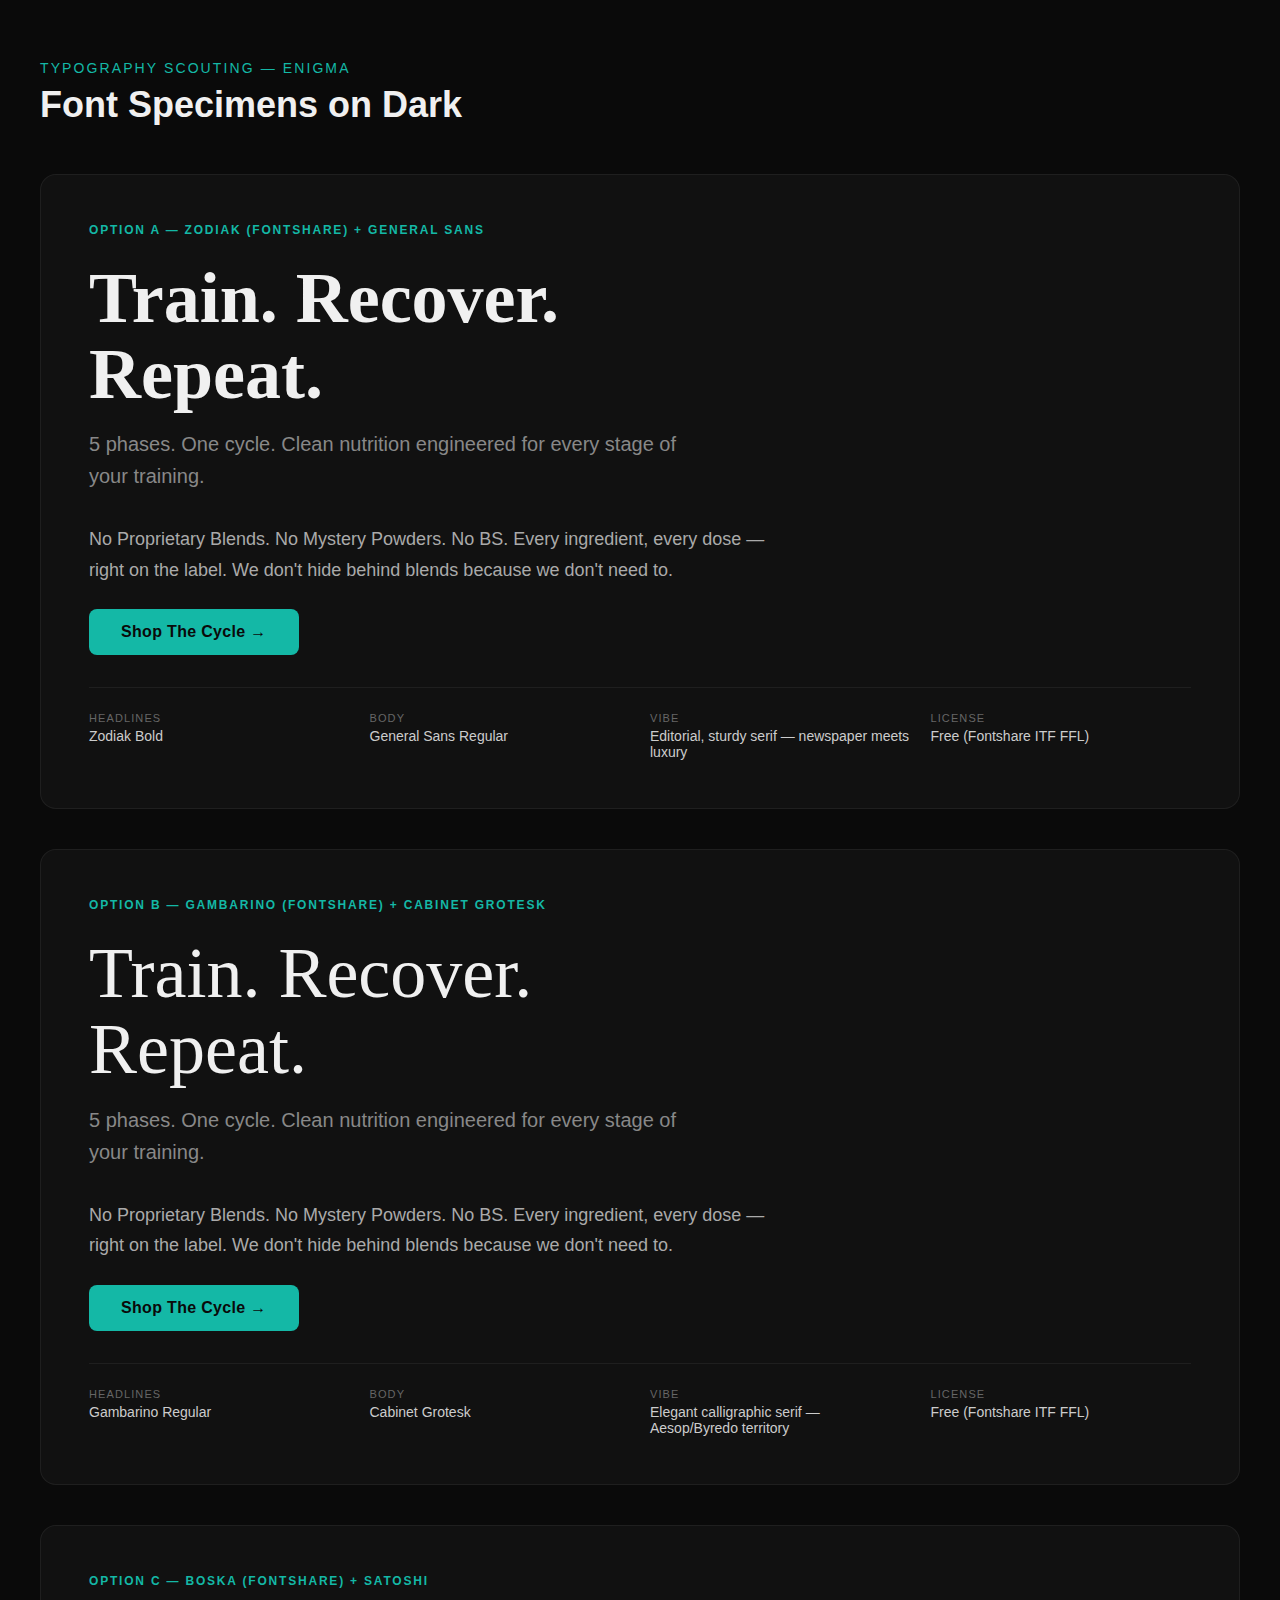
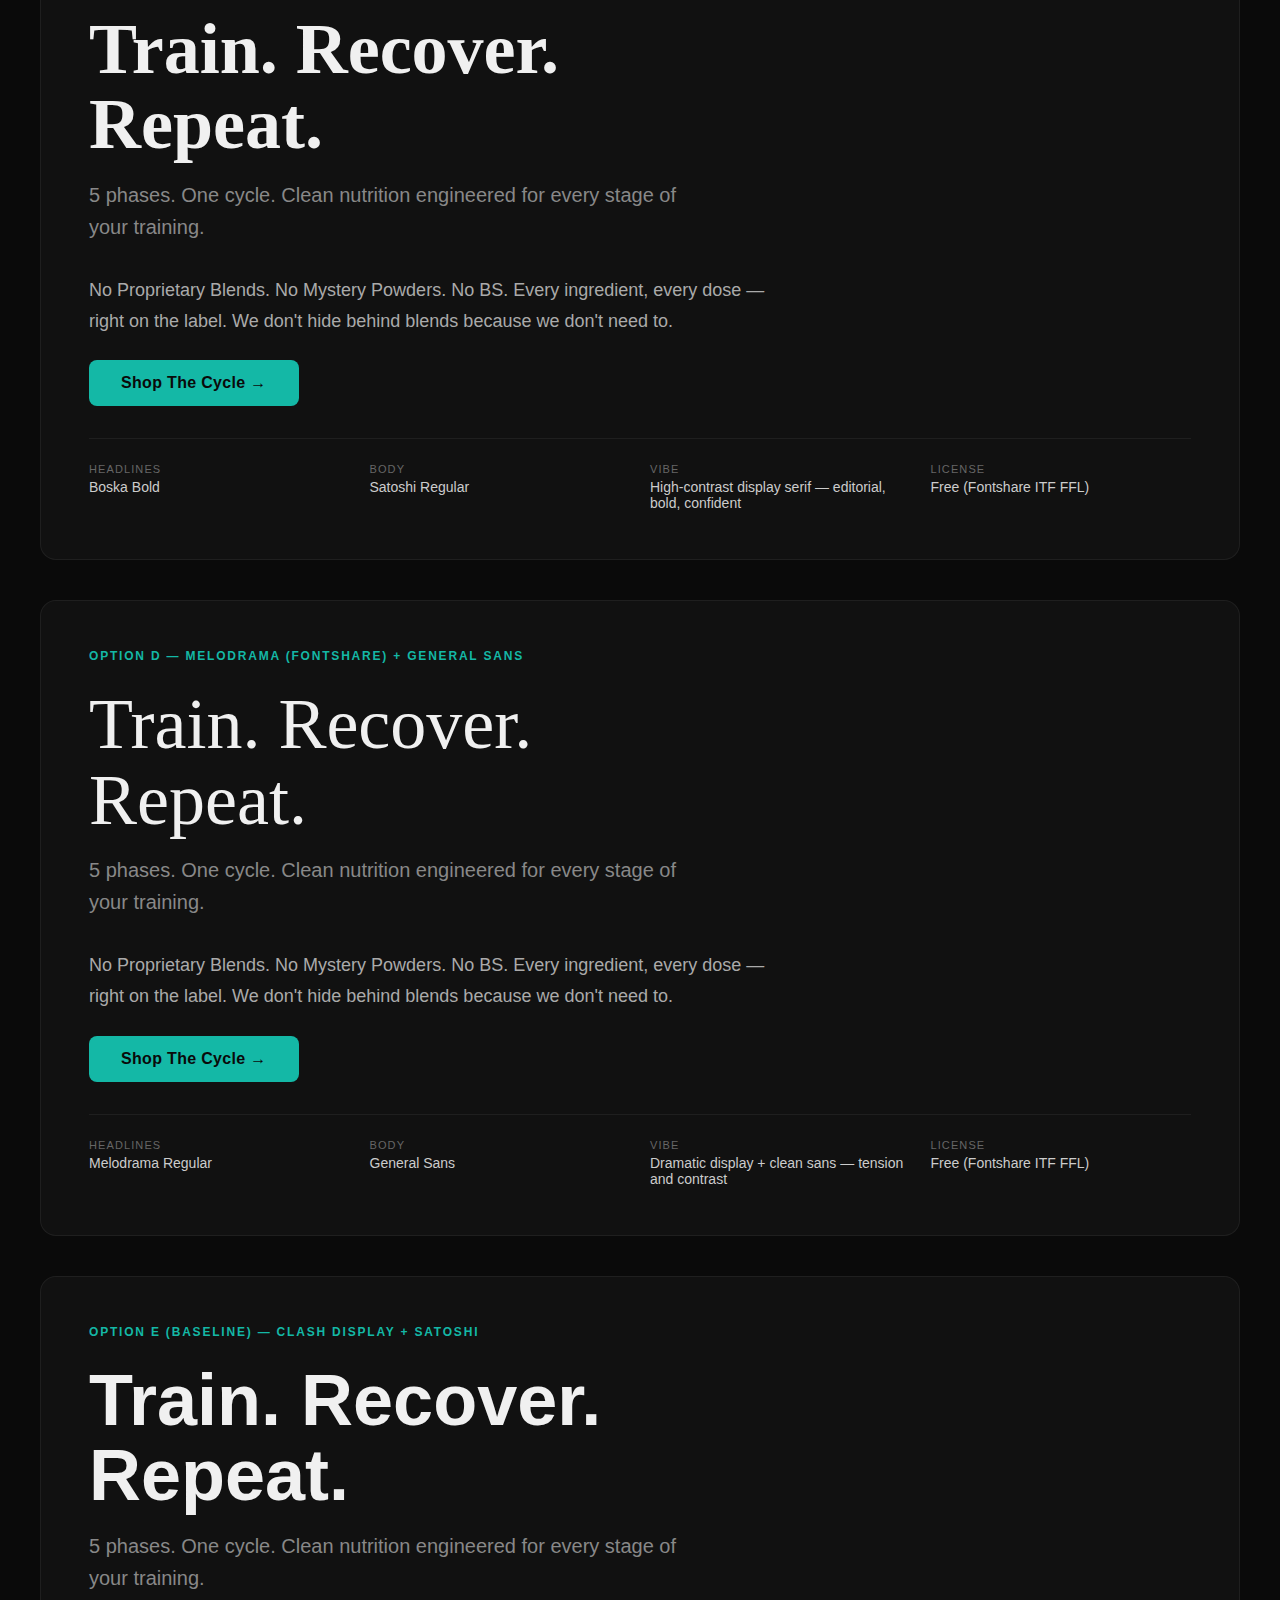
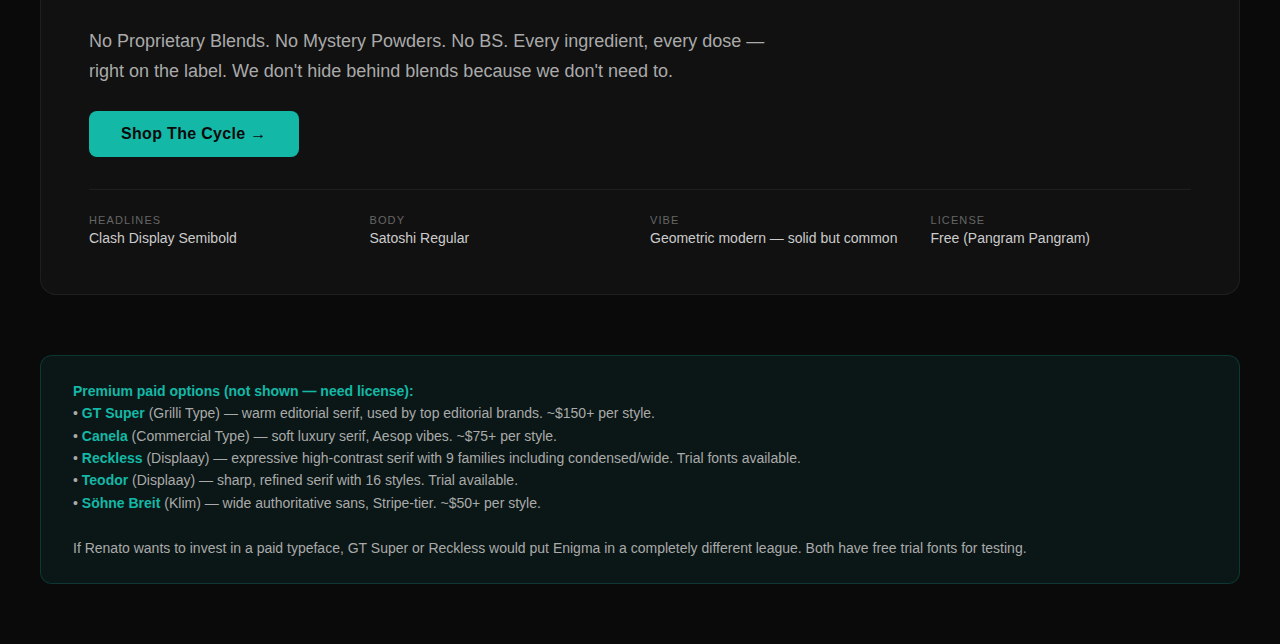
<file: font-specimens.html>
<!DOCTYPE html>
<html lang="en">
<head>
<meta charset="UTF-8">
<meta name="viewport" content="width=device-width, initial-scale=1.0">
<title>Enigma — Font Specimens (Dark BG)</title>
<style>
  @import url('https://api.fontshare.com/v2/css?f[]=zodiak@400,700&f[]=boska@400,700&f[]=cabinet-grotesk@400,700,800&f[]=satoshi@400,500,700&f[]=general-sans@400,500,700&f[]=clash-display@400,600,700&f[]=gambarino@400&f[]=melodrama@400,700&display=swap');

  * { margin: 0; padding: 0; box-sizing: border-box; }

  body {
    background: #0A0A0A;
    color: #F0F0F0;
    font-family: 'General Sans', sans-serif;
    padding: 60px 40px;
    max-width: 1400px;
    margin: 0 auto;
  }

  .page-title {
    font-size: 14px;
    text-transform: uppercase;
    letter-spacing: 0.15em;
    color: #14B8A6;
    margin-bottom: 8px;
  }

  .page-heading {
    font-size: 36px;
    font-weight: 700;
    margin-bottom: 48px;
    color: #F0F0F0;
  }

  .option {
    border: 1px solid rgba(255,255,255,0.06);
    border-radius: 16px;
    padding: 48px;
    margin-bottom: 40px;
    background: rgba(255,255,255,0.03);
    transition: border-color 0.3s;
  }
  .option:hover {
    border-color: rgba(20, 184, 166, 0.3);
  }

  .option-label {
    font-size: 12px;
    text-transform: uppercase;
    letter-spacing: 0.15em;
    color: #14B8A6;
    margin-bottom: 24px;
    font-weight: 600;
  }

  .specimen-hero {
    font-size: 72px;
    line-height: 1.05;
    margin-bottom: 16px;
    color: #F0F0F0;
  }

  .specimen-sub {
    font-size: 20px;
    line-height: 1.6;
    color: #888;
    margin-bottom: 32px;
    max-width: 600px;
  }

  .specimen-body {
    font-size: 18px;
    line-height: 1.7;
    color: #aaa;
    max-width: 700px;
    margin-bottom: 24px;
  }

  .specimen-cta {
    display: inline-block;
    padding: 14px 32px;
    background: #14B8A6;
    color: #0A0A0A;
    font-size: 16px;
    font-weight: 600;
    border-radius: 8px;
    text-decoration: none;
    letter-spacing: 0.02em;
  }

  .font-info {
    margin-top: 32px;
    padding-top: 24px;
    border-top: 1px solid rgba(255,255,255,0.06);
    display: grid;
    grid-template-columns: repeat(4, 1fr);
    gap: 20px;
  }

  .font-info dt {
    font-size: 11px;
    text-transform: uppercase;
    letter-spacing: 0.1em;
    color: #666;
    margin-bottom: 4px;
  }

  .font-info dd {
    font-size: 14px;
    color: #ccc;
  }

  .divider {
    text-align: center;
    padding: 40px 0;
    color: #333;
    font-size: 14px;
    text-transform: uppercase;
    letter-spacing: 0.2em;
  }

  /* OPTION A: Reckless (Displaay) + Saans (Displaay) */
  .opt-a .specimen-hero { font-family: 'Zodiak', serif; font-weight: 700; }
  .opt-a .specimen-sub { font-family: 'General Sans', sans-serif; font-weight: 400; }
  .opt-a .specimen-body { font-family: 'General Sans', sans-serif; }
  .opt-a .specimen-cta { font-family: 'General Sans', sans-serif; }

  /* OPTION B: Gambarino + Cabinet Grotesk */
  .opt-b .specimen-hero { font-family: 'Gambarino', serif; font-weight: 400; }
  .opt-b .specimen-sub { font-family: 'Cabinet Grotesk', sans-serif; font-weight: 400; }
  .opt-b .specimen-body { font-family: 'Cabinet Grotesk', sans-serif; }
  .opt-b .specimen-cta { font-family: 'Cabinet Grotesk', sans-serif; font-weight: 700; }

  /* OPTION C: Boska + Satoshi */
  .opt-c .specimen-hero { font-family: 'Boska', serif; font-weight: 700; }
  .opt-c .specimen-sub { font-family: 'Satoshi', sans-serif; font-weight: 400; }
  .opt-c .specimen-body { font-family: 'Satoshi', sans-serif; }
  .opt-c .specimen-cta { font-family: 'Satoshi', sans-serif; font-weight: 700; }

  /* OPTION D: Melodrama + General Sans */
  .opt-d .specimen-hero { font-family: 'Melodrama', serif; font-weight: 400; }
  .opt-d .specimen-sub { font-family: 'General Sans', sans-serif; font-weight: 400; }
  .opt-d .specimen-body { font-family: 'General Sans', sans-serif; }
  .opt-d .specimen-cta { font-family: 'General Sans', sans-serif; font-weight: 700; }

  /* OPTION E: Clash Display + Satoshi (current baseline) */
  .opt-e .specimen-hero { font-family: 'Clash Display', sans-serif; font-weight: 600; }
  .opt-e .specimen-sub { font-family: 'Satoshi', sans-serif; font-weight: 400; }
  .opt-e .specimen-body { font-family: 'Satoshi', sans-serif; }
  .opt-e .specimen-cta { font-family: 'Satoshi', sans-serif; font-weight: 700; }

  .note {
    background: rgba(20, 184, 166, 0.08);
    border: 1px solid rgba(20, 184, 166, 0.2);
    border-radius: 12px;
    padding: 24px 32px;
    margin-top: 60px;
    font-size: 14px;
    color: #aaa;
    line-height: 1.6;
  }
  .note strong { color: #14B8A6; }
</style>
</head>
<body>

<p class="page-title">Typography Scouting — Enigma</p>
<h1 class="page-heading">Font Specimens on Dark</h1>

<!-- OPTION A -->
<div class="option opt-a">
  <p class="option-label">Option A — Zodiak (Fontshare) + General Sans</p>
  <h2 class="specimen-hero">Train. Recover.<br>Repeat.</h2>
  <p class="specimen-sub">5 phases. One cycle. Clean nutrition engineered for every stage of your training.</p>
  <p class="specimen-body">No Proprietary Blends. No Mystery Powders. No BS. Every ingredient, every dose — right on the label. We don't hide behind blends because we don't need to.</p>
  <a class="specimen-cta" href="#">Shop The Cycle →</a>
  <dl class="font-info">
    <div><dt>Headlines</dt><dd>Zodiak Bold</dd></div>
    <div><dt>Body</dt><dd>General Sans Regular</dd></div>
    <div><dt>Vibe</dt><dd>Editorial, sturdy serif — newspaper meets luxury</dd></div>
    <div><dt>License</dt><dd>Free (Fontshare ITF FFL)</dd></div>
  </dl>
</div>

<!-- OPTION B -->
<div class="option opt-b">
  <p class="option-label">Option B — Gambarino (Fontshare) + Cabinet Grotesk</p>
  <h2 class="specimen-hero">Train. Recover.<br>Repeat.</h2>
  <p class="specimen-sub">5 phases. One cycle. Clean nutrition engineered for every stage of your training.</p>
  <p class="specimen-body">No Proprietary Blends. No Mystery Powders. No BS. Every ingredient, every dose — right on the label. We don't hide behind blends because we don't need to.</p>
  <a class="specimen-cta" href="#">Shop The Cycle →</a>
  <dl class="font-info">
    <div><dt>Headlines</dt><dd>Gambarino Regular</dd></div>
    <div><dt>Body</dt><dd>Cabinet Grotesk</dd></div>
    <div><dt>Vibe</dt><dd>Elegant calligraphic serif — Aesop/Byredo territory</dd></div>
    <div><dt>License</dt><dd>Free (Fontshare ITF FFL)</dd></div>
  </dl>
</div>

<!-- OPTION C -->
<div class="option opt-c">
  <p class="option-label">Option C — Boska (Fontshare) + Satoshi</p>
  <h2 class="specimen-hero">Train. Recover.<br>Repeat.</h2>
  <p class="specimen-sub">5 phases. One cycle. Clean nutrition engineered for every stage of your training.</p>
  <p class="specimen-body">No Proprietary Blends. No Mystery Powders. No BS. Every ingredient, every dose — right on the label. We don't hide behind blends because we don't need to.</p>
  <a class="specimen-cta" href="#">Shop The Cycle →</a>
  <dl class="font-info">
    <div><dt>Headlines</dt><dd>Boska Bold</dd></div>
    <div><dt>Body</dt><dd>Satoshi Regular</dd></div>
    <div><dt>Vibe</dt><dd>High-contrast display serif — editorial, bold, confident</dd></div>
    <div><dt>License</dt><dd>Free (Fontshare ITF FFL)</dd></div>
  </dl>
</div>

<!-- OPTION D -->
<div class="option opt-d">
  <p class="option-label">Option D — Melodrama (Fontshare) + General Sans</p>
  <h2 class="specimen-hero">Train. Recover.<br>Repeat.</h2>
  <p class="specimen-sub">5 phases. One cycle. Clean nutrition engineered for every stage of your training.</p>
  <p class="specimen-body">No Proprietary Blends. No Mystery Powders. No BS. Every ingredient, every dose — right on the label. We don't hide behind blends because we don't need to.</p>
  <a class="specimen-cta" href="#">Shop The Cycle →</a>
  <dl class="font-info">
    <div><dt>Headlines</dt><dd>Melodrama Regular</dd></div>
    <div><dt>Body</dt><dd>General Sans</dd></div>
    <div><dt>Vibe</dt><dd>Dramatic display + clean sans — tension and contrast</dd></div>
    <div><dt>License</dt><dd>Free (Fontshare ITF FFL)</dd></div>
  </dl>
</div>

<!-- OPTION E (baseline) -->
<div class="option opt-e">
  <p class="option-label">Option E (Baseline) — Clash Display + Satoshi</p>
  <h2 class="specimen-hero">Train. Recover.<br>Repeat.</h2>
  <p class="specimen-sub">5 phases. One cycle. Clean nutrition engineered for every stage of your training.</p>
  <p class="specimen-body">No Proprietary Blends. No Mystery Powders. No BS. Every ingredient, every dose — right on the label. We don't hide behind blends because we don't need to.</p>
  <a class="specimen-cta" href="#">Shop The Cycle →</a>
  <dl class="font-info">
    <div><dt>Headlines</dt><dd>Clash Display Semibold</dd></div>
    <div><dt>Body</dt><dd>Satoshi Regular</dd></div>
    <div><dt>Vibe</dt><dd>Geometric modern — solid but common</dd></div>
    <div><dt>License</dt><dd>Free (Pangram Pangram)</dd></div>
  </dl>
</div>

<div class="note">
  <strong>Premium paid options (not shown — need license):</strong><br>
  • <strong>GT Super</strong> (Grilli Type) — warm editorial serif, used by top editorial brands. ~$150+ per style.<br>
  • <strong>Canela</strong> (Commercial Type) — soft luxury serif, Aesop vibes. ~$75+ per style.<br>
  • <strong>Reckless</strong> (Displaay) — expressive high-contrast serif with 9 families including condensed/wide. Trial fonts available.<br>
  • <strong>Teodor</strong> (Displaay) — sharp, refined serif with 16 styles. Trial available.<br>
  • <strong>Söhne Breit</strong> (Klim) — wide authoritative sans, Stripe-tier. ~$50+ per style.<br><br>
  If Renato wants to invest in a paid typeface, GT Super or Reckless would put Enigma in a completely different league. Both have free trial fonts for testing.
</div>

</body>
</html>
</file>
